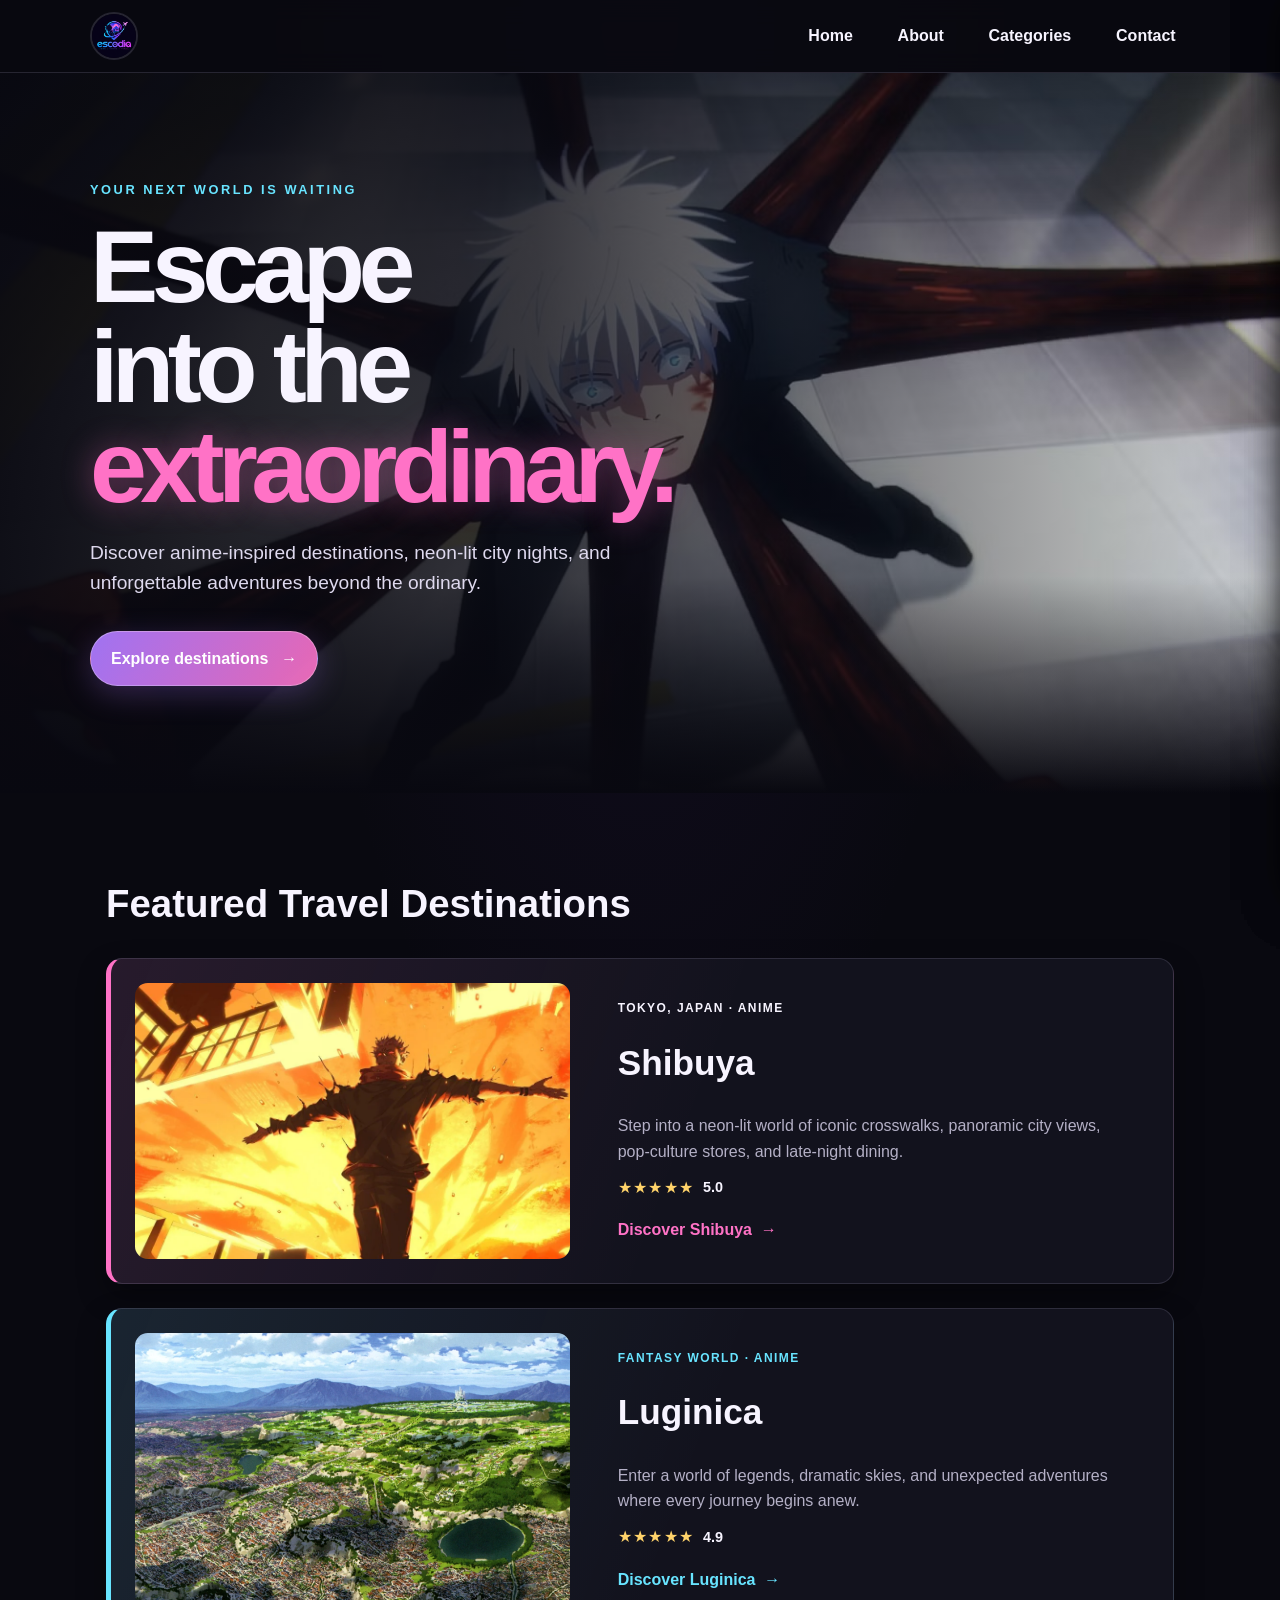
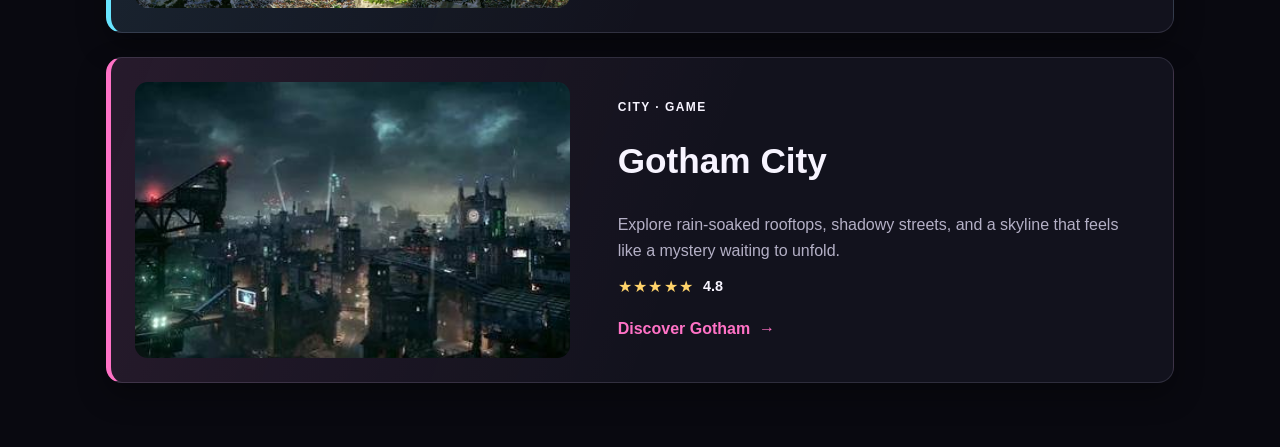
<file: index.html>
<!DOCTYPE html>
<html lang="en">
  <head>
    <meta charset="UTF-8">
    <meta name="viewport" content="width=device-width, initial-scale=1.0">
    <title>Escodia</title>
    <link rel="stylesheet" href="style.css">
    <link rel="icon" href="Images/LogoE.png" type="image/png">
    <script src="java.js" defer></script>
  </head>
  <body>
    <nav>
      <div class="nav-inner">
        <a class="nav-logo" href="index.html" aria-label="Escodia home">
          <img src="Images/LogoE.png" alt="">
        </a>
        <ul>
          <li><a href="index.html">Home</a></li>
          <li><a href="about.html">About</a></li>
          <li><a href="categories.html">Categories</a></li>
          <li><a href="contact.html">Contact</a></li>
        </ul>
      </div>
    </nav>

    <header class="hero-banner">
      <div class="hero-content">
        <p class="hero-eyebrow">YOUR NEXT WORLD IS WAITING</p>
        <h1>Escape into the <span>extraordinary.</span></h1>
        <p>Discover anime-inspired destinations, neon-lit city nights, and unforgettable adventures beyond the ordinary.</p>
        <a class="hero-link" href="#destinations">Explore destinations <span aria-hidden="true">&rarr;</span></a>
      </div>
    </header>

    <main>
      <section class="featured-section" id="destinations">
        <h2>Featured Travel Destinations</h2>

        <div class="destination-list">
          <article class="destination-card" data-drawer="shibuya-drawer" tabindex="0" role="button" aria-expanded="false">
            <img src="Images/Shibuya.webp" alt="Shibuya skyline">
            <div class="destination-copy">
              <p class="genre">TOKYO, JAPAN · ANIME</p>
              <h3>Shibuya</h3>
              <p>Step into a neon-lit world of iconic crosswalks, panoramic city views, pop-culture stores, and late-night dining.</p>
              <div class="review-rating" aria-label="Rated 5 out of 5 stars"><span aria-hidden="true">★★★★★</span><strong>5.0</strong></div>
              <span class="details">Discover Shibuya <span aria-hidden="true">&rarr;</span></span>
            </div>
          </article>
        </div>

        <aside id="shibuya-drawer" class="drawer" aria-hidden="true">
          <button type="button" class="close-btn" aria-label="Close destination details">&times;</button>
          <div class="drawer-content">
            <h2>Sukuna is hosting an event that as well</h2>
            <h3>Ready to enjoy a time of festivities with a humble host</h3>
            <p>Destination is at Tokyo, Japan</p>
            <p>Shibuya is a vibrant commercial and entertainment hub in Tokyo featuring iconic crosswalks, panoramic viewpoints, pop culture stores, and diverse dining.</p>
          </div>
        </aside>

        <div class="destination-list">
          <article class="destination-card" data-drawer="luginica-drawer" tabindex="0" role="button" aria-expanded="false">
            <img src="Images/Kingdom_Lugnica.webp" alt="Luginica-inspired landscape">
            <div class="destination-copy">
              <p class="genre">FANTASY WORLD · ANIME</p>
              <h3>Luginica</h3>
              <p>Enter a world of legends, dramatic skies, and unexpected adventures where every journey begins anew.</p>
              <div class="review-rating" aria-label="Rated 4.9 out of 5 stars"><span aria-hidden="true">★★★★★</span><strong>4.9</strong></div>
              <span class="details">Discover Luginica <span aria-hidden="true">&rarr;</span></span>
            </div>
          </article>
        </div>

        <aside id="luginica-drawer" class="drawer" aria-hidden="true">
          <button type="button" class="close-btn" aria-label="Close destination details">&times;</button>
          <div class="drawer-content">
            <h2>Satella's blessing will be invoked on you after you get isekai'd here</h2>
            <h3>Time for an amazing adventure where you get to start from zero.</h3>
            <p>Destination is at Luginica, Beyond the Waterfall</p>
            <p>Luginica is a diverse place to enjoy, with thugs... I mean archbishops... I mean maw beasts... I mean a wondrously unique world full of unforgettable characters and breathtaking scenery.</p>
          </div>
        </aside>

        <div class="destination-list">
          <article class="destination-card" data-drawer="gotham-drawer" tabindex="0" role="button" aria-expanded="false">
            <img src="Images/Gotham.jpg" alt="Gotham City">
            <div class="destination-copy">
              <p class="genre">CITY · GAME</p>
              <h3>Gotham City</h3>
              <p>Explore rain-soaked rooftops, shadowy streets, and a skyline that feels like a mystery waiting to unfold.</p>
              <div class="review-rating" aria-label="Rated 4.8 out of 5 stars"><span aria-hidden="true">★★★★★</span><strong>4.8</strong></div>
              <span class="details">Discover Gotham <span aria-hidden="true">&rarr;</span></span>
            </div>
          </article>
        </div>

        <aside id="gotham-drawer" class="drawer" aria-hidden="true">
          <button type="button" class="close-btn" aria-label="Close destination details">&times;</button>
          <div class="drawer-content">
            <h2>Gotham after dark</h2>
            <h3>A moody city break for fans of comic-book worlds and dramatic skylines.</h3>
            <p>Destination: Gotham City</p>
            <p>Follow the glow of the skyline through gothic streets, rooftop views, and hidden corners. Keep your camera ready-and your plans flexible-the city has a way of surprising you.</p>
          </div>
        </aside>
      </section>
    </main>
  </body>
</html>
</file>
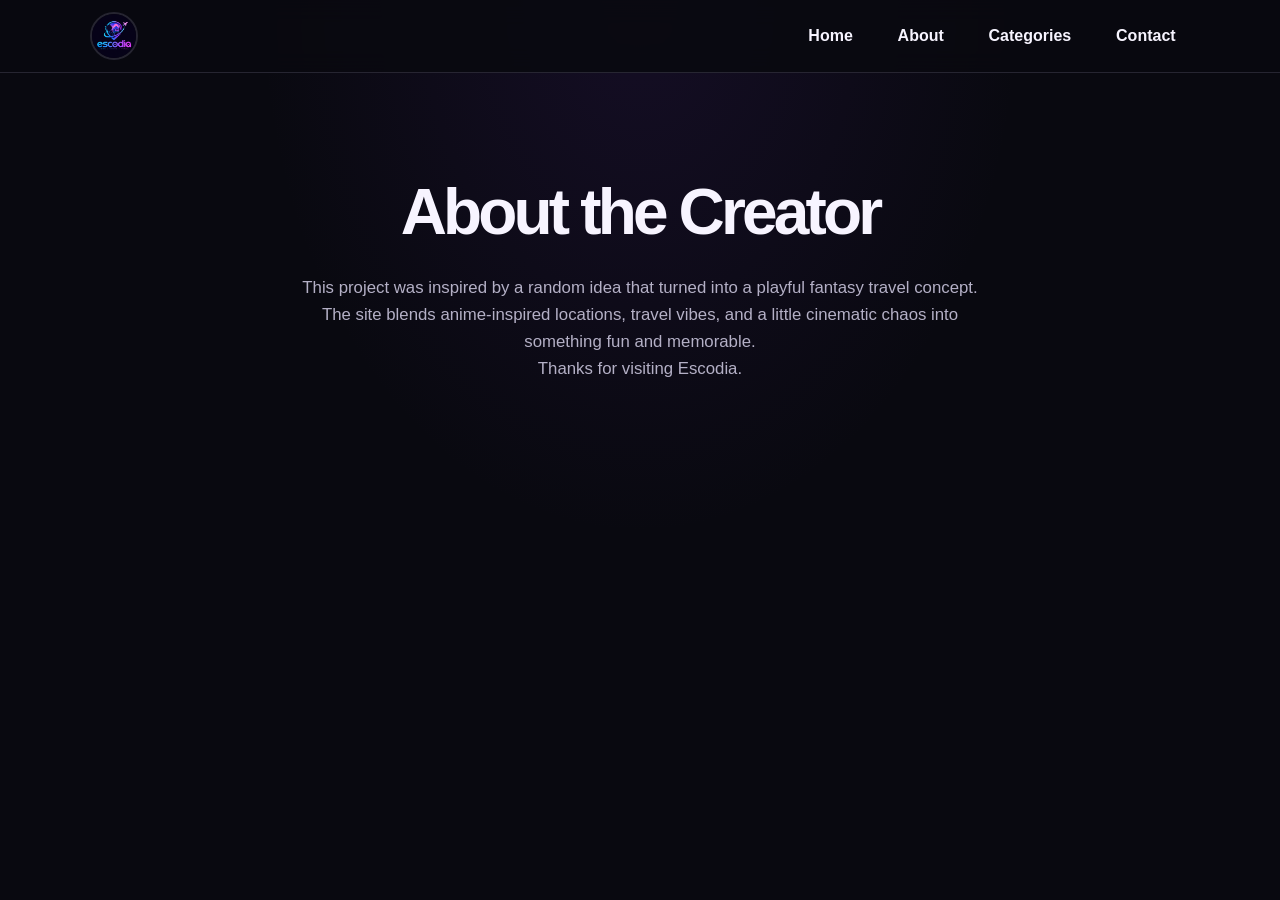
<file: about.html>
<!DOCTYPE html>
<html lang="en">
  <head>
    <meta charset="UTF-8">
    <meta name="viewport" content="width=device-width, initial-scale=1.0">
    <title>About | Escodia</title>
    <link rel="stylesheet" href="style.css">
    <link rel="icon" href="Images/LogoE.png" type="image/png">
    <script src="java.js" defer></script>
  </head>
  <body>
    <nav>
      <div class="nav-inner">
        <a class="nav-logo" href="index.html" aria-label="Escodia home">
          <img src="Images/LogoE.png" alt="">
        </a>
        <ul>
          <li><a href="index.html">Home</a></li>
          <li><a href="about.html">About</a></li>
          <li><a href="categories.html">Categories</a></li>
          <li><a href="contact.html">Contact</a></li>
        </ul>
      </div>
    </nav>

    <header>
      <h1>About the Creator</h1>
      <p>This project was inspired by a random idea that turned into a playful fantasy travel concept.</p>
      <p>The site blends anime-inspired locations, travel vibes, and a little cinematic chaos into something fun and memorable.</p>
      <p>Thanks for visiting Escodia.</p>
    </header>
  </body>
</html>
</file>
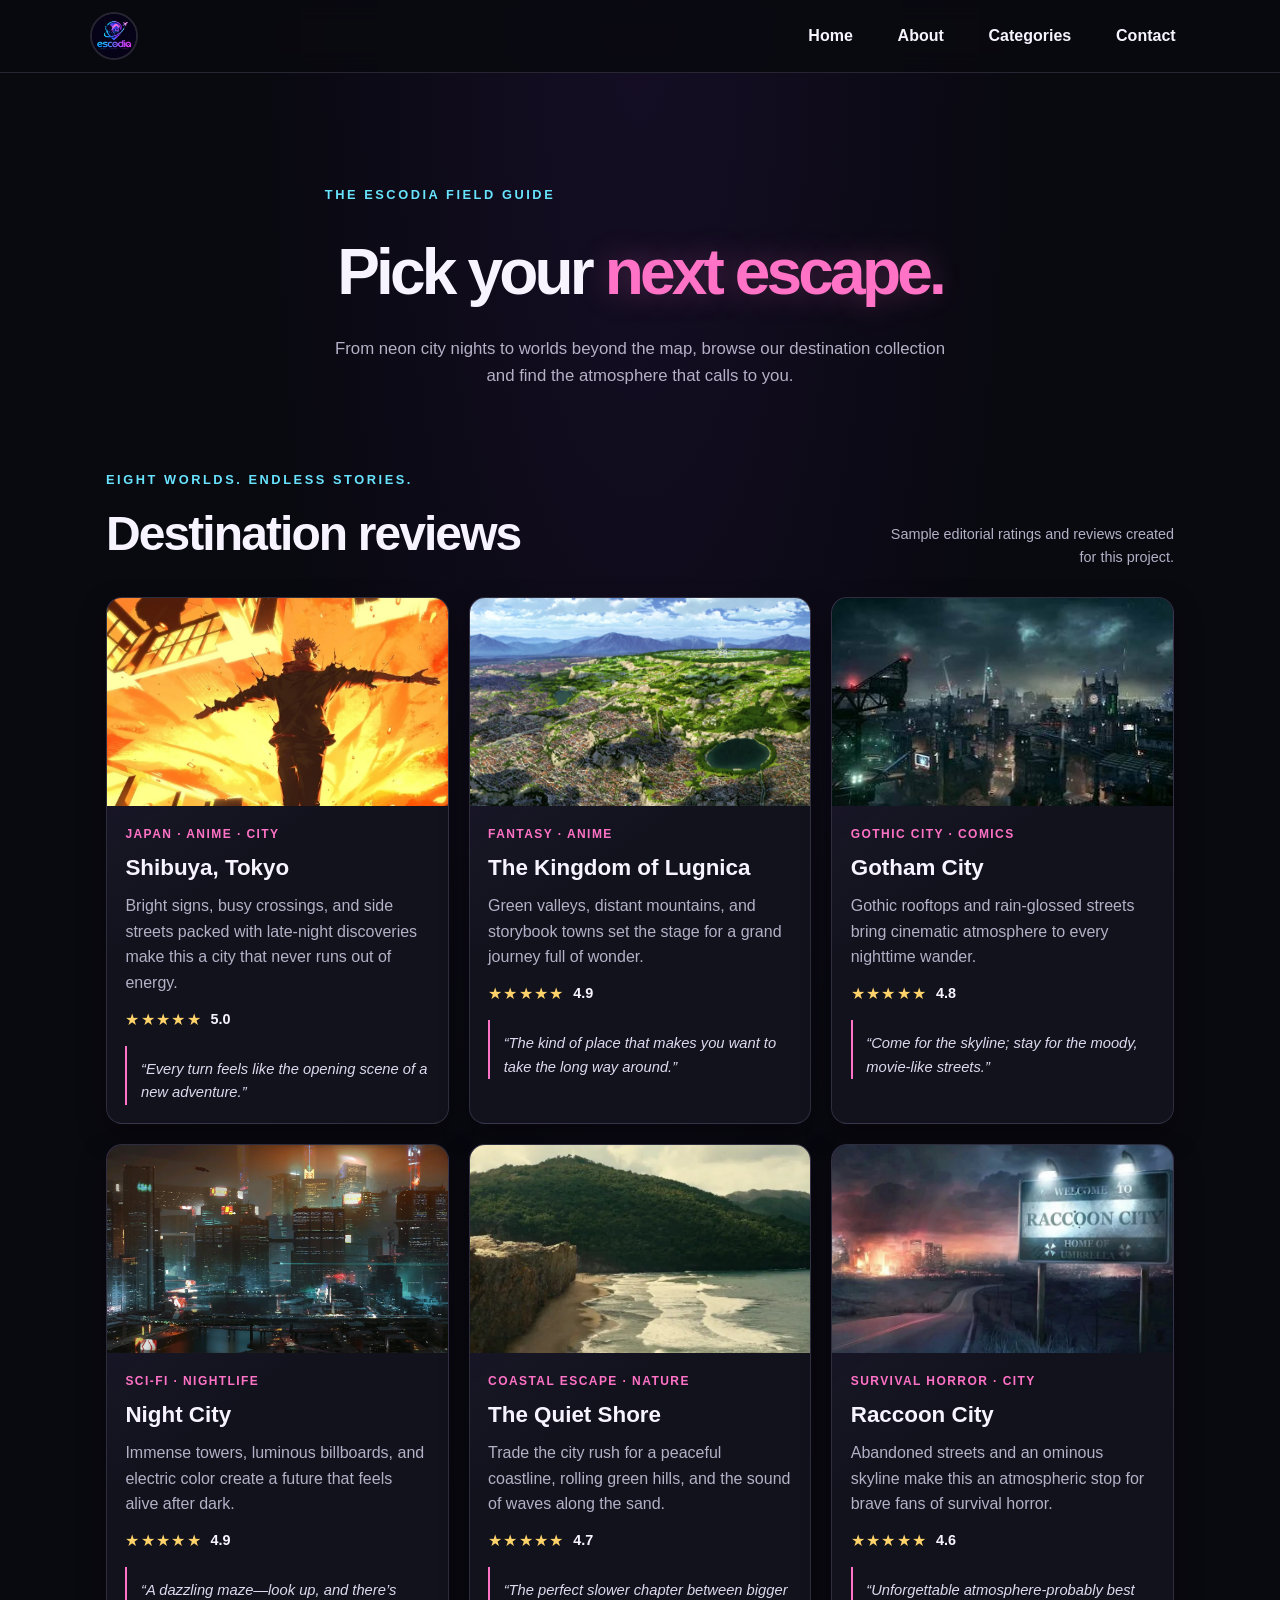
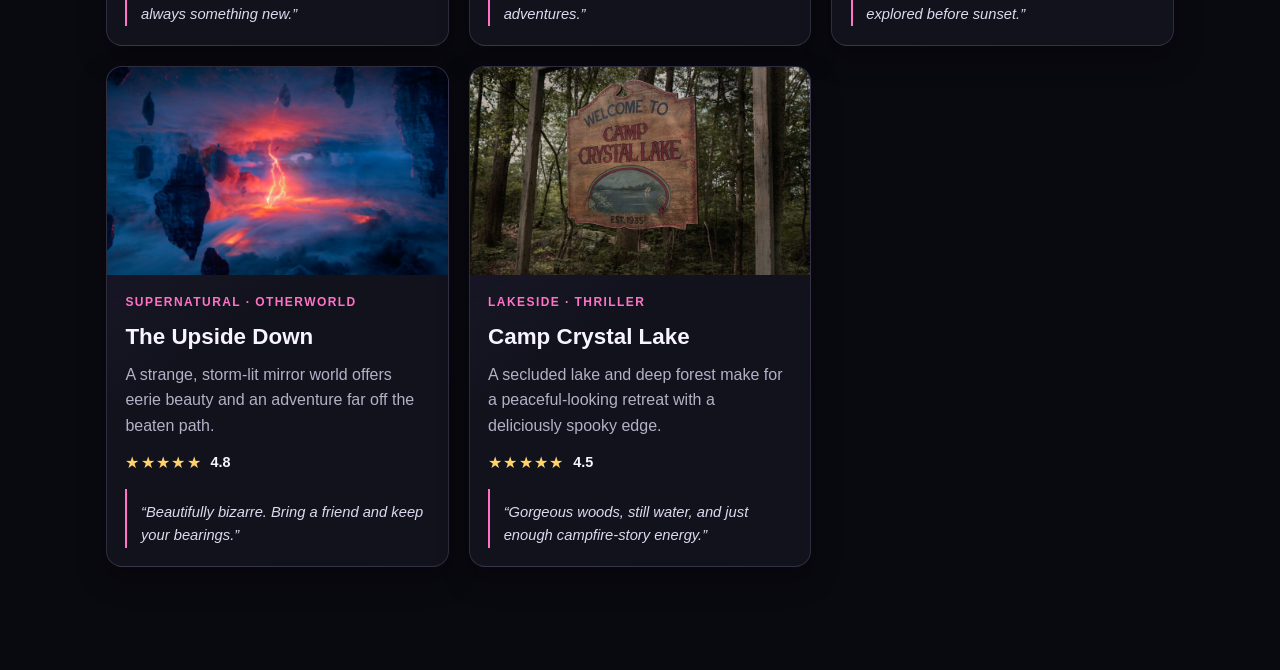
<file: categories.html>
<!DOCTYPE html>
<html lang="en">
  <head>
    <meta charset="UTF-8">
    <meta name="viewport" content="width=device-width, initial-scale=1.0">
    <title>Categories | Escodia</title>
    <link rel="stylesheet" href="style.css">
    <link rel="icon" href="Images/LogoE.png" type="image/png">
    <script src="java.js" defer></script>
  </head>
  <body>
    <nav>
      <div class="nav-inner">
        <a class="nav-logo" href="index.html" aria-label="Escodia home">
          <img src="Images/LogoE.png" alt="">
        </a>
        <ul>
          <li><a href="index.html">Home</a></li>
          <li><a href="about.html">About</a></li>
          <li><a href="categories.html">Categories</a></li>
          <li><a href="contact.html">Contact</a></li>
        </ul>
      </div>
    </nav>

    <header class="category-hero">
      <p class="hero-eyebrow">THE ESCODIA FIELD GUIDE</p>
      <h1>Pick your <span>next escape.</span></h1>
      <p>From neon city nights to worlds beyond the map, browse our destination collection and find the atmosphere that calls to you.</p>
    </header>

    <main>
      <section class="reviews-section">
        <div class="reviews-heading">
          <div>
            <p class="hero-eyebrow">EIGHT WORLDS. ENDLESS STORIES.</p>
            <h2>Destination reviews</h2>
          </div>
          <p class="reviews-note">Sample editorial ratings and reviews created for this project.</p>
        </div>

        <div class="review-grid">
          <article class="review-card">
            <img src="Images/Shibuya.webp" alt="A panoramic view of Shibuya">
            <div class="review-copy">
              <p class="genre">JAPAN · ANIME · CITY</p>
              <h3>Shibuya, Tokyo</h3>
              <p>Bright signs, busy crossings, and side streets packed with late-night discoveries make this a city that never runs out of energy.</p>
              <div class="review-rating" aria-label="Rated 5 out of 5 stars"><span aria-hidden="true">★★★★★</span><strong>5.0</strong></div>
              <blockquote>“Every turn feels like the opening scene of a new adventure.”</blockquote>
            </div>
          </article>

          <article class="review-card">
            <img src="Images/Kingdom_Lugnica.webp" alt="A sweeping view of the fantasy kingdom of Lugnica">
            <div class="review-copy">
              <p class="genre">FANTASY · ANIME</p>
              <h3>The Kingdom of Lugnica</h3>
              <p>Green valleys, distant mountains, and storybook towns set the stage for a grand journey full of wonder.</p>
              <div class="review-rating" aria-label="Rated 4.9 out of 5 stars"><span aria-hidden="true">★★★★★</span><strong>4.9</strong></div>
              <blockquote>“The kind of place that makes you want to take the long way around.”</blockquote>
            </div>
          </article>

          <article class="review-card">
            <img src="Images/Gotham.jpg" alt="Gotham's dark skyline at night">
            <div class="review-copy">
              <p class="genre">GOTHIC CITY · COMICS</p>
              <h3>Gotham City</h3>
              <p>Gothic rooftops and rain-glossed streets bring cinematic atmosphere to every nighttime wander.</p>
              <div class="review-rating" aria-label="Rated 4.8 out of 5 stars"><span aria-hidden="true">★★★★★</span><strong>4.8</strong></div>
              <blockquote>“Come for the skyline; stay for the moody, movie-like streets.”</blockquote>
            </div>
          </article>

          <article class="review-card">
            <img src="Images/NightCity.webp" alt="A sprawling neon-lit futuristic city">
            <div class="review-copy">
              <p class="genre">SCI-FI · NIGHTLIFE</p>
              <h3>Night City</h3>
              <p>Immense towers, luminous billboards, and electric color create a future that feels alive after dark.</p>
              <div class="review-rating" aria-label="Rated 4.9 out of 5 stars"><span aria-hidden="true">★★★★★</span><strong>4.9</strong></div>
              <blockquote>“A dazzling maze—look up, and there’s always something new.”</blockquote>
            </div>
          </article>

          <article class="review-card">
            <img src="Images/Old.webp" alt="A quiet, sunlit beach beside green hills">
            <div class="review-copy">
              <p class="genre">COASTAL ESCAPE · NATURE</p>
              <h3>The Quiet Shore</h3>
              <p>Trade the city rush for a peaceful coastline, rolling green hills, and the sound of waves along the sand.</p>
              <div class="review-rating" aria-label="Rated 4.7 out of 5 stars"><span aria-hidden="true">★★★★★</span><strong>4.7</strong></div>
              <blockquote>“The perfect slower chapter between bigger adventures.”</blockquote>
            </div>
          </article>

          <article class="review-card">
            <img src="Images/RaccoonCity.webp" alt="A warning sign overlooking the burning skyline of Raccoon City">
            <div class="review-copy">
              <p class="genre">SURVIVAL HORROR · CITY</p>
              <h3>Raccoon City</h3>
              <p>Abandoned streets and an ominous skyline make this an atmospheric stop for brave fans of survival horror.</p>
              <div class="review-rating" aria-label="Rated 4.6 out of 5 stars"><span aria-hidden="true">★★★★★</span><strong>4.6</strong></div>
              <blockquote>“Unforgettable atmosphere-probably best explored before sunset.”</blockquote>
            </div>
          </article>

          <article class="review-card">
            <img src="Images/UpsideDown.jpg" alt="A vivid otherworldly sky split by a bolt of lightning">
            <div class="review-copy">
              <p class="genre">SUPERNATURAL · OTHERWORLD</p>
              <h3>The Upside Down</h3>
              <p>A strange, storm-lit mirror world offers eerie beauty and an adventure far off the beaten path.</p>
              <div class="review-rating" aria-label="Rated 4.8 out of 5 stars"><span aria-hidden="true">★★★★★</span><strong>4.8</strong></div>
              <blockquote>“Beautifully bizarre. Bring a friend and keep your bearings.”</blockquote>
            </div>
          </article>

          <article class="review-card">
            <img src="Images/Crystal.jpg" alt="A weathered Camp Crystal Lake welcome sign in a forest">
            <div class="review-copy">
              <p class="genre">LAKESIDE · THRILLER</p>
              <h3>Camp Crystal Lake</h3>
              <p>A secluded lake and deep forest make for a peaceful-looking retreat with a deliciously spooky edge.</p>
              <div class="review-rating" aria-label="Rated 4.5 out of 5 stars"><span aria-hidden="true">★★★★★</span><strong>4.5</strong></div>
              <blockquote>“Gorgeous woods, still water, and just enough campfire-story energy.”</blockquote>
            </div>
          </article>
        </div>
      </section>
    </main>
  </body>
</html>
</file>
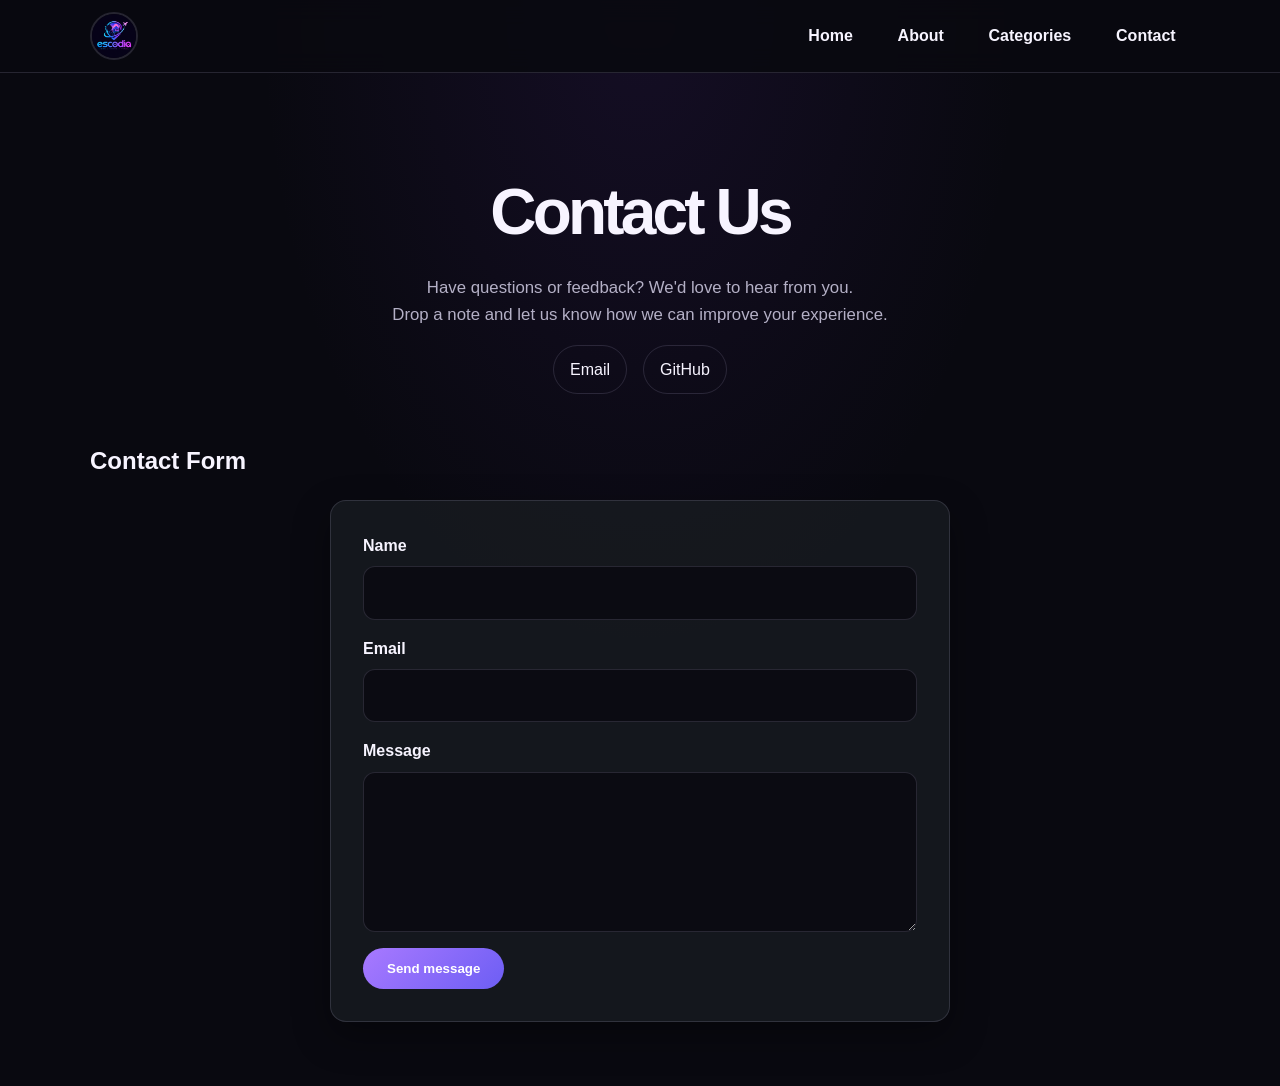
<file: contact.html>
<!DOCTYPE html>
<html lang="en">
  <head>
    <meta charset="UTF-8">
    <meta name="viewport" content="width=device-width, initial-scale=1.0">
    <title>Contact | Escodia</title>
    <link rel="stylesheet" href="style.css">
    <link rel="icon" href="Images/LogoE.png" type="image/png">
    <script src="java.js" defer></script>
  </head>
  <body>
    <nav>
      <div class="nav-inner">
        <a class="nav-logo" href="index.html" aria-label="Escodia home">
          <img src="Images/LogoE.png" alt="">
        </a>
        <ul>
          <li><a href="index.html">Home</a></li>
          <li><a href="about.html">About</a></li>
          <li><a href="categories.html">Categories</a></li>
          <li><a href="contact.html">Contact</a></li>
        </ul>
      </div>
    </nav>

    <header>
      <h1>Contact Us</h1>
      <p>Have questions or feedback? We'd love to hear from you.</p>
      <p>Drop a note and let us know how we can improve your experience.</p>
      <ul class="contact-info">
        <li><a href="mailto:42779@Ocvts.org" aria-label="Email us">Email</a></li>
        <li><a href="https://github.com/GitReigenOC" target="_blank" rel="noopener noreferrer">GitHub</a></li>
      </ul>
    </header>

    <section>
      <h2 class="section-title">Contact Form</h2>
      <form id="contact-form" novalidate>
        <div class="form-field">
          <label for="name">Name</label>
          <input type="text" id="name" name="name" autocomplete="name" aria-describedby="name-error">
          <p class="field-error hidden" id="name-error"></p>
        </div>

        <div class="form-field">
          <label for="email">Email</label>
          <input type="email" id="email" name="email" autocomplete="email" aria-describedby="email-error">
          <p class="field-error hidden" id="email-error"></p>
        </div>

        <div class="form-field">
          <label for="message">Message</label>
          <textarea id="message" name="message" rows="5" aria-describedby="message-error"></textarea>
          <p class="field-error hidden" id="message-error"></p>
        </div>

        <p class="form-status hidden" id="form-status" role="status"></p>
        <button type="submit">Send message</button>
      </form>
    </section>
  </body>
</html>
</file>
<file: style.css>
:root {
  --bg-color: #090910;
  --card-bg: #12121d;
  --surface-dark: #0b0b12;
  --text-color: #f7f4ff;
  --muted-color: #b4b0c6;
  --border-color: rgba(221, 210, 255, 0.14);
  --nav-bg: rgba(9, 9, 16, 0.9);
  --accent-color: #a879ff;
  --featured-color: #ff72c6;
  --top-pick-color: #68e4ff;
  --shadow-color: rgba(0, 0, 0, 0.35);
  --danger-color: #ff5b5b;
  --success-color: #38b86b;
}

* {
  box-sizing: border-box;
}

html {
  scroll-behavior: smooth;
}

body {
  margin: 0;
  min-height: 100vh;
  background:
    radial-gradient(ellipse at 50% 0, rgba(74, 35, 132, 0.18), transparent 42%),
    var(--bg-color);
  color: var(--text-color);
  font-family: "Segoe UI", Tahoma, Geneva, Verdana, sans-serif;
  line-height: 1.6;
}

img {
  max-width: 100%;
  display: block;
}

a {
  color: inherit;
}

nav {
  position: sticky;
  top: 0;
  z-index: 1000;
  background-color: var(--nav-bg);
  border-bottom: 1px solid var(--border-color);
  backdrop-filter: blur(12px);
}

nav .nav-inner {
  display: flex;
  align-items: center;
  width: min(1100px, calc(100% - 2rem));
  min-height: 4.5rem;
  margin: 0 auto;
}

nav .nav-logo {
  display: block;
  flex: 0 0 auto;
  padding: 0;
  border-radius: 50%;
}

nav .nav-logo:hover,
nav .nav-logo:focus-visible {
  background: transparent;
  transform: none;
}

nav .nav-logo img {
  width: 3rem;
  height: 3rem;
  border: 2px solid var(--border-color);
  border-radius: 50%;
  object-fit: cover;
}

nav ul {
  display: flex;
  justify-content: flex-end;
  align-items: center;
  gap: 1rem;
  margin: 0 0 0 auto;
  padding: 0;
  list-style: none;
}

nav a {
  display: inline-block;
  padding: 0.6rem 0.9rem;
  border-radius: 999px;
  color: var(--text-color);
  text-decoration: none;
  font-weight: 600;
  transition: background-color 0.2s ease, transform 0.2s ease;
}

nav a:hover,
nav a:focus-visible {
  background-color: rgba(139, 92, 246, 0.15);
  transform: translateY(-1px);
}

header,
section,
main {
  width: min(1100px, calc(100% - 2rem));
  margin: 0 auto;
}

header {
  padding: clamp(3rem, 7vw, 5.5rem) 0 2rem;
  text-align: center;
}

header h1,
section h2,
section h3 {
  margin-top: 0;
}

header h1 {
  margin-bottom: 0.75rem;
  font-size: clamp(2.5rem, 6vw, 4rem);
  letter-spacing: -0.06em;
}

header p {
  max-width: 700px;
  margin: 0 auto;
  color: var(--muted-color);
  font-size: 1.05rem;
}

header.category-hero {
  width: min(1100px, calc(100% - 2rem));
  padding: clamp(4rem, 10vw, 7rem) 0 clamp(3rem, 7vw, 5rem);
}

header.category-hero h1 span {
  color: var(--featured-color);
  text-shadow: 0 0 32px rgba(255, 114, 198, 0.28);
}

header.category-hero .hero-eyebrow {
  color: var(--top-pick-color);
}

header.category-hero > p:last-child {
  max-width: 620px;
}

header.hero-banner {
  display: flex;
  align-items: center;
  width: 100%;
  min-height: clamp(42rem, 80vh, 48rem);
  margin: 0;
  padding: clamp(3rem, 8vw, 7rem) max(2rem, calc((100vw - 1100px) / 2));
  overflow: hidden;
  text-align: left;
  background:
    linear-gradient(90deg, rgba(8, 8, 16, 0.97) 0%, rgba(8, 8, 16, 0.8) 42%, rgba(8, 8, 16, 0.12) 100%),
    linear-gradient(0deg, var(--bg-color) 0%, transparent 30%),
    url("Images/GOJO.avif") center 48% / cover no-repeat;
}

.hero-content {
  width: min(680px, 100%);
}

.hero-eyebrow {
  margin: 0 0 1rem;
  color: var(--top-pick-color);
  font-size: 0.8rem;
  font-weight: 800;
  letter-spacing: 0.2em;
}

header.hero-banner h1 {
  max-width: 650px;
  margin: 0 0 1.25rem;
  font-size: clamp(3.25rem, 8vw, 6.5rem);
  line-height: 0.98;
  letter-spacing: -0.065em;
  text-wrap: balance;
}

.hero-banner h1 span {
  color: var(--featured-color);
  text-shadow: 0 0 32px rgba(255, 114, 198, 0.38);
}

header.hero-banner .hero-content > p:not(.hero-eyebrow) {
  max-width: 530px;
  margin: 0;
  color: #ded9ee;
  font-size: clamp(1rem, 2vw, 1.2rem);
}

.hero-link {
  display: inline-flex;
  align-items: center;
  gap: 0.8rem;
  margin-top: 2rem;
  padding: 0.85rem 1.25rem;
  border: 1px solid rgba(255, 255, 255, 0.28);
  border-radius: 999px;
  background: linear-gradient(120deg, rgba(168, 121, 255, 0.95), rgba(255, 114, 198, 0.9));
  color: #fff;
  font-weight: 750;
  text-decoration: none;
  box-shadow: 0 8px 30px rgba(168, 121, 255, 0.25);
  transition: transform 0.2s ease, box-shadow 0.2s ease;
}

.hero-link:hover,
.hero-link:focus-visible {
  transform: translateY(-2px);
  box-shadow: 0 12px 36px rgba(255, 114, 198, 0.3);
}

section {
  padding: 0 0 4rem;
}

.featured-section {
  display: grid;
  gap: 1.5rem;
  padding-top: clamp(3rem, 7vw, 5rem);
}

.featured-section > h2 {
  margin-bottom: 0;
  font-size: clamp(1.8rem, 3vw, 2.4rem);
}

.destination-list {
  display: grid;
  gap: 1.25rem;
}

.destination-card {
  position: relative;
  display: grid;
  grid-template-columns: minmax(220px, 0.9fr) minmax(0, 1.1fr);
  align-items: center;
  gap: clamp(1.25rem, 4vw, 3rem);
  padding: clamp(1rem, 2.5vw, 1.5rem);
  border: 1px solid var(--border-color);
  border-left: 5px solid var(--featured-color);
  border-radius: 1rem;
  background:
  linear-gradient(110deg, rgba(255, 114, 198, 0.09), transparent 55%),
  var(--card-bg);
  box-shadow: 0 12px 28px var(--shadow-color);
  cursor: pointer;
  user-select: none;
  transition: transform 0.2s ease, box-shadow 0.2s ease;
}

.destination-list:nth-of-type(even) .destination-card {
  border-left-color: var(--top-pick-color);
  background:
  linear-gradient(110deg, rgba(104, 228, 255, 0.09), transparent 55%),
  var(--card-bg);
}

.destination-card:hover,
.destination-card:focus-visible {
  transform: translateY(-2px);
  box-shadow: 0 18px 36px var(--shadow-color);
}

.destination-card h3 {
  margin: 0.35rem 0 0.75rem;
  font-size: clamp(1.7rem, 3vw, 2.2rem);
}

.genre {
  margin: 0;
  color: var(--featured-color);
  font-size: 0.75rem;
  font-weight: 800;
  letter-spacing: 0.12em;
}

.destination-card img {
  width: 100%;
  height: 100%;
  min-height: 15rem;
  max-height: 22rem;
  border-radius: 0.8rem;
  object-fit: cover;
}

.destination-copy {
  display: grid;
  justify-items: start;
  gap: 0.65rem;
  padding: 1rem 1rem 1rem 0;
}

.destination-card p {
  margin: 0;
  color: var(--text-color);
}

.destination-copy > p:not(.genre) {
  color: var(--muted-color);
}

.details {
  display: inline-flex;
  align-items: center;
  gap: 0.55rem;
  width: fit-content;
  margin-top: 0.4rem;
  color: var(--featured-color);
  font-weight: 700;
}

.destination-list:nth-of-type(even) .details,
.destination-list:nth-of-type(even) .genre {
  color: var(--top-pick-color);
}

.reviews-section {
  padding-bottom: clamp(4rem, 8vw, 7rem);
}

.reviews-heading {
  display: flex;
  align-items: end;
  justify-content: space-between;
  gap: 1.5rem;
  margin-bottom: 1.5rem;
}

.reviews-heading .hero-eyebrow {
  margin-bottom: 0.4rem;
}

.reviews-heading h2 {
  margin: 0;
  font-size: clamp(2rem, 4vw, 3rem);
  letter-spacing: -0.04em;
}

.reviews-note {
  max-width: 18rem;
  margin: 0 0 0.25rem;
  color: var(--muted-color);
  font-size: 0.9rem;
  text-align: right;
}

.review-grid {
  display: grid;
  grid-template-columns: repeat(3, minmax(0, 1fr));
  gap: 1.25rem;
}

.review-card {
  overflow: hidden;
  border: 1px solid var(--border-color);
  border-radius: 1rem;
  background:
    linear-gradient(145deg, rgba(168, 121, 255, 0.09), transparent 48%),
    var(--card-bg);
  box-shadow: 0 12px 28px var(--shadow-color);
  transition: transform 0.2s ease, border-color 0.2s ease, box-shadow 0.2s ease;
}

.review-card:hover {
  transform: translateY(-4px);
  border-color: rgba(168, 121, 255, 0.5);
  box-shadow: 0 18px 36px var(--shadow-color);
}

.review-card > img {
  width: 100%;
  height: 13rem;
  object-fit: cover;
}

.review-copy {
  display: grid;
  align-content: start;
  gap: 0.7rem;
  padding: 1.15rem;
}

.review-copy h3 {
  margin: 0;
  font-size: 1.4rem;
  line-height: 1.2;
}

.review-copy > p:not(.genre) {
  margin: 0;
  color: var(--muted-color);
}

.review-rating {
  display: flex;
  align-items: center;
  gap: 0.55rem;
  color: var(--top-pick-color);
}

.review-rating span {
  color: #ffd36a;
  letter-spacing: 0.08em;
}

.review-rating strong {
  color: var(--text-color);
  font-size: 0.9rem;
}

.review-copy blockquote {
  margin: 0.15rem 0 0;
  padding: 0.75rem 0 0 0.85rem;
  border-left: 2px solid var(--featured-color);
  color: #ded9ee;
  font-size: 0.92rem;
  font-style: italic;
}

.drawer {
  position: fixed;
  top: 0;
  right: 0;
  z-index: 1100;
  width: min(28rem, 90vw);
  height: 100vh;
  padding: 1.5rem 1.25rem 1.5rem 1.5rem;
  background: linear-gradient(180deg, #1a1d24, #0d0f13);
  border-left: 1px solid var(--border-color);
  box-shadow: -12px 0 40px rgba(0, 0, 0, 0.55);
  transform: translateX(105%);
  transition: transform 0.28s ease-in-out;
  overflow-y: auto;
}

.drawer.open {
  transform: translateX(0);
}

.drawer-content {
  display: grid;
  gap: 0.8rem;
  margin-top: 2.5rem;
}

.drawer-content h3,
.drawer-content h2 {
  margin: 0;
}

.drawer-content p {
  margin: 0;
  color: var(--muted-color);
}

.drawer-content img {
  border-radius: 0.8rem;
  margin-top: 0.5rem;
}

.close-btn {
  position: absolute;
  top: 1rem;
  right: 1rem;
  width: 2.5rem;
  height: 2.5rem;
  border: 1px solid var(--border-color);
  border-radius: 50%;
  background: rgba(255, 255, 255, 0.04);
  color: var(--text-color);
  cursor: pointer;
  font-size: 1.5rem;
  line-height: 1;
}

.contact-info {
  display: flex;
  justify-content: center;
  gap: 1rem;
  flex-wrap: wrap;
  padding: 0;
  list-style: none;
}

.contact-info a {
  display: inline-block;
  padding: 0.65rem 1rem;
  border: 1px solid var(--border-color);
  border-radius: 999px;
  text-decoration: none;
  transition: border-color 0.2s ease, transform 0.2s ease;
}

.contact-info a:hover,
.contact-info a:focus-visible {
  border-color: rgba(139, 92, 246, 0.7);
  transform: translateY(-1px);
}

#contact-form {
  display: flex;
  flex-direction: column;
  gap: 1rem;
  max-width: 620px;
  margin: 0 auto;
  padding: clamp(1.25rem, 3vw, 2rem);
  border: 1px solid var(--border-color);
  border-radius: 1rem;
  background: rgba(23, 26, 32, 0.9);
  box-shadow: 0 14px 36px var(--shadow-color);
}

.form-field {
  display: flex;
  flex-direction: column;
  gap: 0.5rem;
}

#contact-form label {
  font-weight: 600;
}

#contact-form input,
#contact-form textarea {
  width: 100%;
  padding: 0.8rem 1rem;
  border: 1px solid var(--border-color);
  border-radius: 0.75rem;
  background-color: var(--surface-dark);
  color: var(--text-color);
  font: inherit;
}

#contact-form textarea {
  min-height: 10rem;
  resize: vertical;
}

#contact-form input[aria-invalid="true"],
#contact-form textarea[aria-invalid="true"] {
  border-color: var(--danger-color);
}

.field-error,
.form-status {
  margin: 0;
  padding: 0.6rem 0.8rem;
  border-radius: 0.65rem;
  font-size: 0.92rem;
}

.field-error {
  display: block;
  border: 1px solid rgba(255, 91, 91, 0.3);
  background: rgba(255, 91, 91, 0.08);
  color: #ffb0b0;
}

.field-error.hidden,
.form-status.hidden {
  display: none;
}

.form-status {
  border: 1px solid var(--border-color);
  background: rgba(255, 255, 255, 0.03);
  color: var(--muted-color);
}

.form-status.success-message {
  border-color: rgba(56, 184, 107, 0.32);
  background: rgba(56, 184, 107, 0.08);
  color: #b9f9d7;
}

.form-status.error-message {
  border-color: rgba(255, 91, 91, 0.32);
  background: rgba(255, 91, 91, 0.08);
  color: #ffb4b4;
}

#contact-form button {
  align-self: flex-start;
  padding: 0.8rem 1.5rem;
  border: none;
  border-radius: 999px;
  background: linear-gradient(135deg, var(--accent-color), #6d5ef4);
  color: white;
  font-weight: 700;
  cursor: pointer;
}

#contact-form button:hover,
#contact-form button:focus-visible {
  filter: brightness(1.08);
}

:focus-visible {
  outline: 3px solid rgba(86, 217, 255, 0.8);
  outline-offset: 3px;
}

@media (max-width: 700px) {
  nav .nav-inner {
    flex-wrap: wrap;
    justify-content: space-between;
    padding: 0.5rem 0;
  }

  nav ul {
    flex-wrap: wrap;
    justify-content: center;
    width: 100%;
    margin: 0;
    gap: 0.25rem;
  }

  .reviews-heading {
    align-items: start;
    flex-direction: column;
    gap: 0.5rem;
  }

  .reviews-note {
    text-align: left;
  }

  .review-grid {
    grid-template-columns: repeat(2, minmax(0, 1fr));
    gap: 0.8rem;
  }

  .review-card > img {
    height: 11rem;
  }

  .review-copy {
    padding: 0.9rem;
  }

  header.hero-banner {
    min-height: 35rem;
    padding: 4rem 1.25rem;
    background-position: 62% center;
  }

  .destination-card {
    grid-template-columns: minmax(0, 1fr);
    gap: 0.75rem;
  }

  .destination-card img {
    height: clamp(13rem, 55vw, 21rem);
    min-height: 0;
  }

  .destination-copy {
    padding: 0.5rem 0.25rem 0.75rem;
  }

  header,
  section,
  main {
    width: min(100%, calc(100% - 1.25rem));
  }
}

@media (max-width: 480px) {
  .review-grid {
    grid-template-columns: minmax(0, 1fr);
  }

  .review-card > img {
    height: 14rem;
  }
}

@media (prefers-reduced-motion: reduce) {
  html {
    scroll-behavior: auto;
  }

  *,
  *::before,
  *::after {
    transition-duration: 0.01ms !important;
  }
}
</file>
